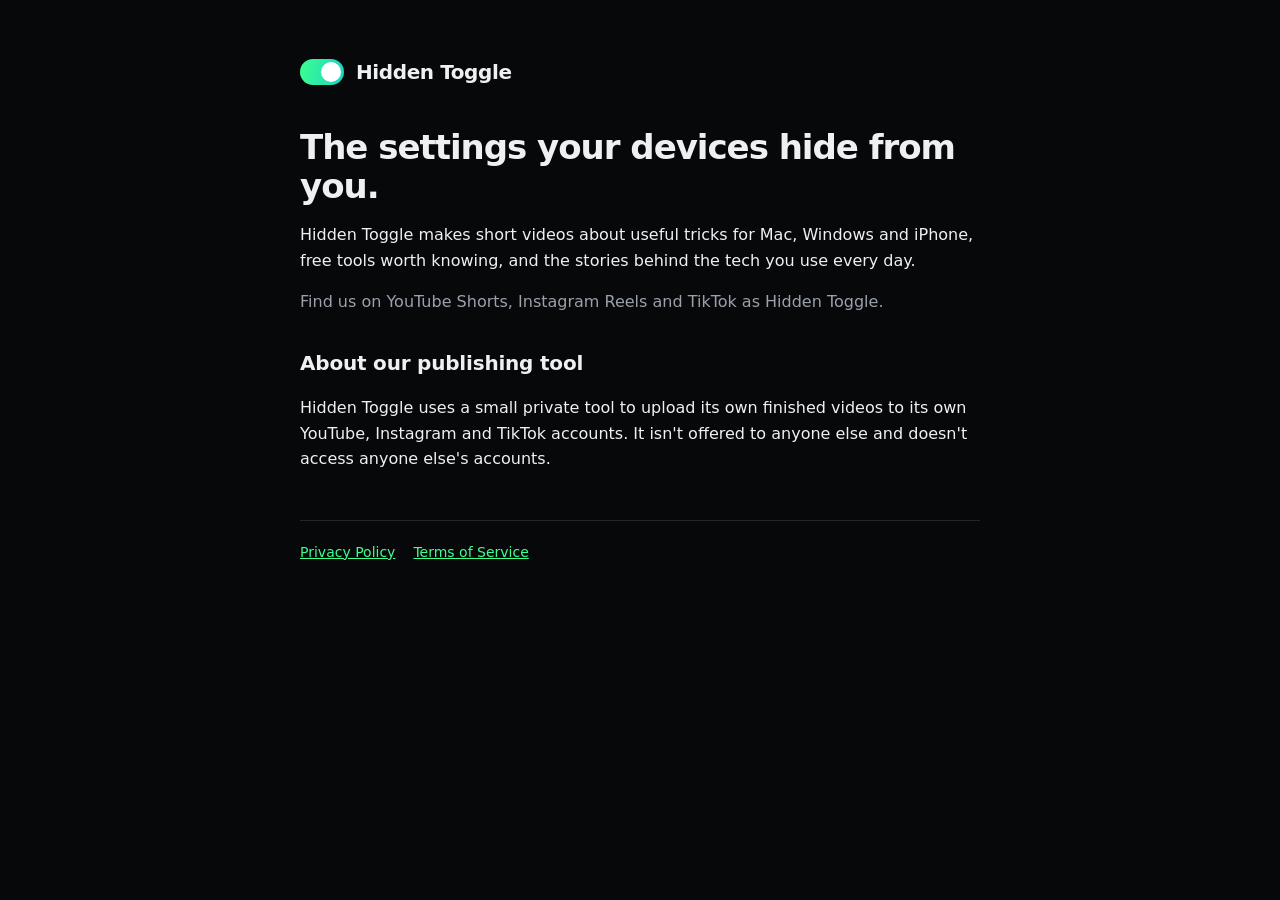
<file: index.html>
<!doctype html>
<html lang="en">
<head>
<meta charset="utf-8">
<meta name="viewport" content="width=device-width, initial-scale=1">
<title>Hidden Toggle</title>
<meta name="description" content="Hidden Toggle: short videos about the settings and tricks your devices hide from you.">
<link rel="stylesheet" href="style.css">
</head>
<body>
<main>
  <header><span class="tg" aria-hidden="true"></span><b>Hidden Toggle</b></header>
  <h1>The settings your devices hide from you.</h1>
  <p>Hidden Toggle makes short videos about useful tricks for Mac, Windows and iPhone, free tools worth knowing, and the stories behind the tech you use every day.</p>
  <p class="muted">Find us on YouTube Shorts, Instagram Reels and TikTok as Hidden Toggle.</p>

  <h2>About our publishing tool</h2>
  <p>Hidden Toggle uses a small private tool to upload its own finished videos to its own YouTube, Instagram and TikTok accounts. It isn't offered to anyone else and doesn't access anyone else's accounts.</p>

  <nav><a href="privacy.html">Privacy Policy</a><a href="terms.html">Terms of Service</a></nav>
</main>
</body>
</html>
</file>
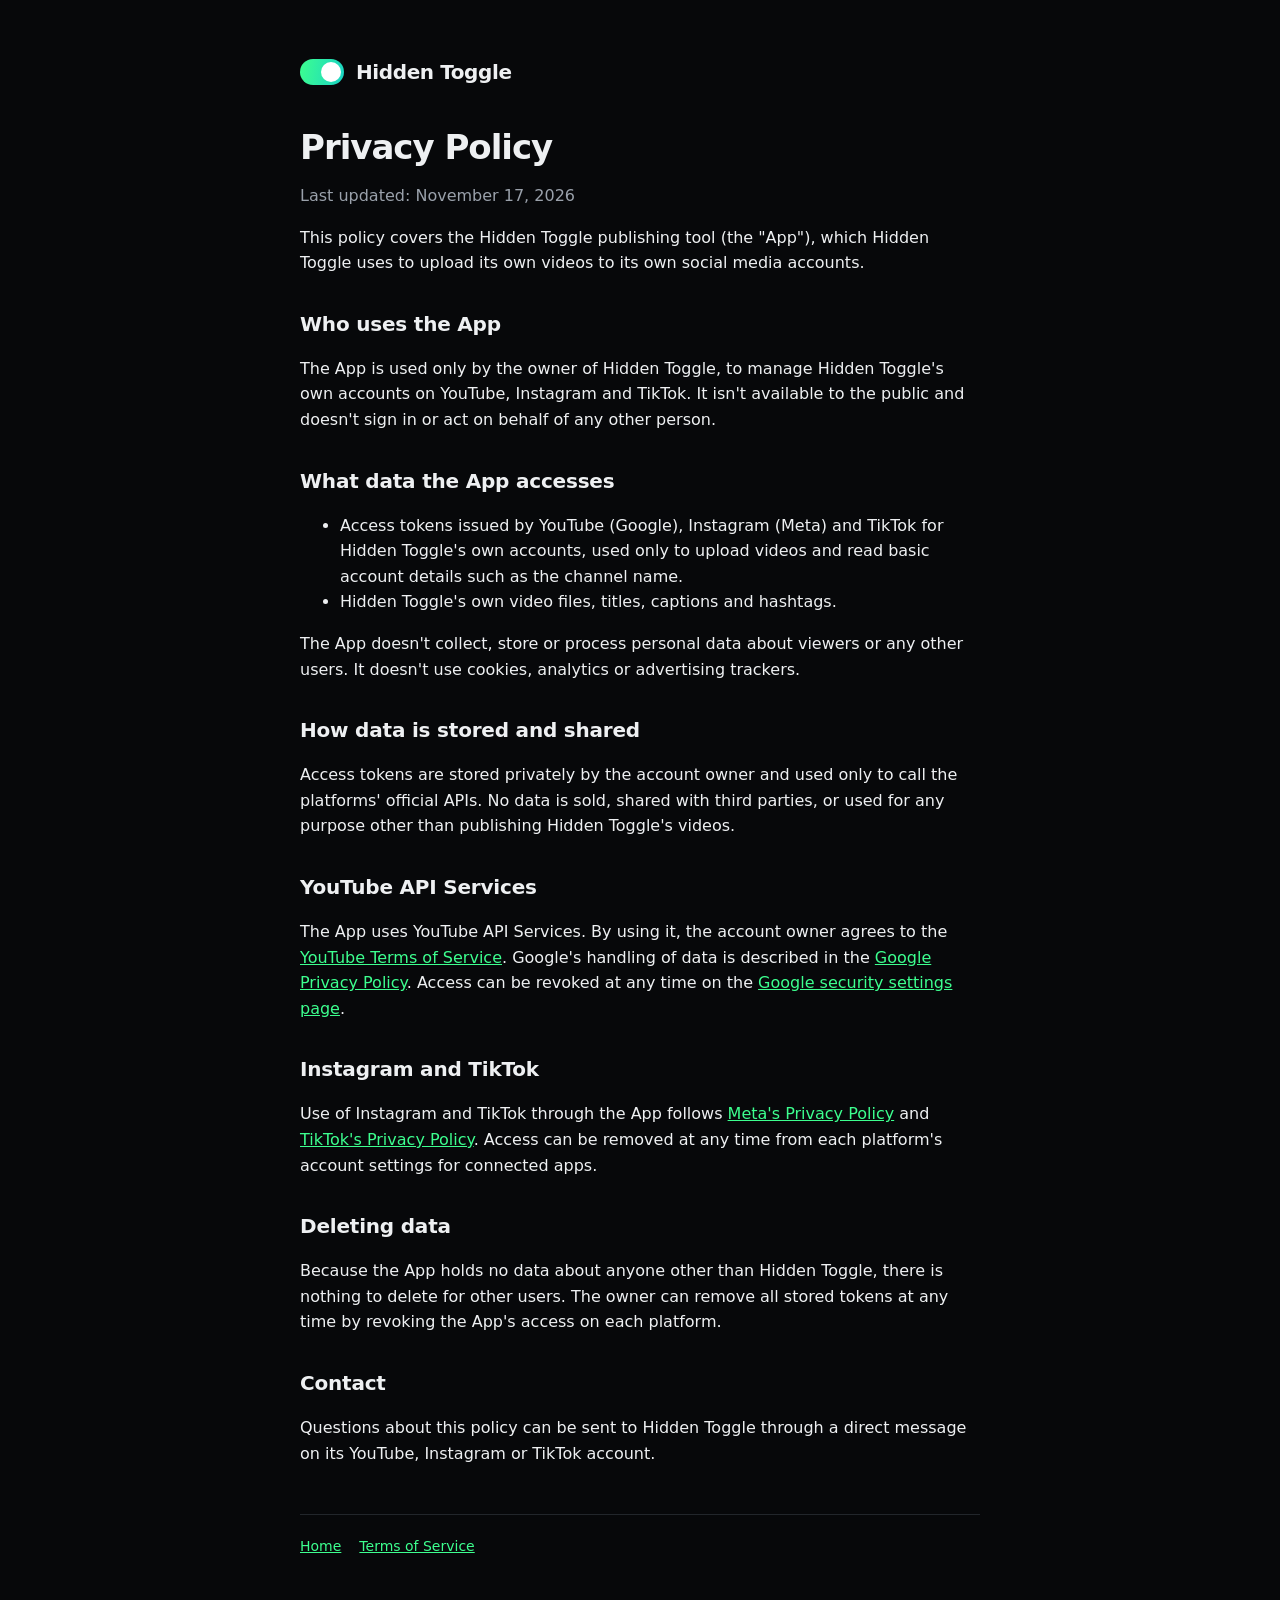
<file: privacy.html>
<!doctype html>
<html lang="en">
<head>
<meta charset="utf-8">
<meta name="viewport" content="width=device-width, initial-scale=1">
<title>Privacy Policy · Hidden Toggle</title>
<link rel="stylesheet" href="style.css">
</head>
<body>
<main>
  <header><span class="tg" aria-hidden="true"></span><b>Hidden Toggle</b></header>
  <h1>Privacy Policy</h1>
  <p class="muted">Last updated: November 17, 2026</p>

  <p>This policy covers the Hidden Toggle publishing tool (the "App"), which Hidden Toggle uses to upload its own videos to its own social media accounts.</p>

  <h2>Who uses the App</h2>
  <p>The App is used only by the owner of Hidden Toggle, to manage Hidden Toggle's own accounts on YouTube, Instagram and TikTok. It isn't available to the public and doesn't sign in or act on behalf of any other person.</p>

  <h2>What data the App accesses</h2>
  <ul>
    <li>Access tokens issued by YouTube (Google), Instagram (Meta) and TikTok for Hidden Toggle's own accounts, used only to upload videos and read basic account details such as the channel name.</li>
    <li>Hidden Toggle's own video files, titles, captions and hashtags.</li>
  </ul>
  <p>The App doesn't collect, store or process personal data about viewers or any other users. It doesn't use cookies, analytics or advertising trackers.</p>

  <h2>How data is stored and shared</h2>
  <p>Access tokens are stored privately by the account owner and used only to call the platforms' official APIs. No data is sold, shared with third parties, or used for any purpose other than publishing Hidden Toggle's videos.</p>

  <h2>YouTube API Services</h2>
  <p>The App uses YouTube API Services. By using it, the account owner agrees to the <a href="https://www.youtube.com/t/terms">YouTube Terms of Service</a>. Google's handling of data is described in the <a href="https://policies.google.com/privacy">Google Privacy Policy</a>. Access can be revoked at any time on the <a href="https://security.google.com/settings/security/permissions">Google security settings page</a>.</p>

  <h2>Instagram and TikTok</h2>
  <p>Use of Instagram and TikTok through the App follows <a href="https://privacycenter.instagram.com/policy">Meta's Privacy Policy</a> and <a href="https://www.tiktok.com/legal/privacy-policy">TikTok's Privacy Policy</a>. Access can be removed at any time from each platform's account settings for connected apps.</p>

  <h2>Deleting data</h2>
  <p>Because the App holds no data about anyone other than Hidden Toggle, there is nothing to delete for other users. The owner can remove all stored tokens at any time by revoking the App's access on each platform.</p>

  <h2>Contact</h2>
  <p>Questions about this policy can be sent to Hidden Toggle through a direct message on its YouTube, Instagram or TikTok account.</p>

  <nav><a href="index.html">Home</a><a href="terms.html">Terms of Service</a></nav>
</main>
</body>
</html>
</file>
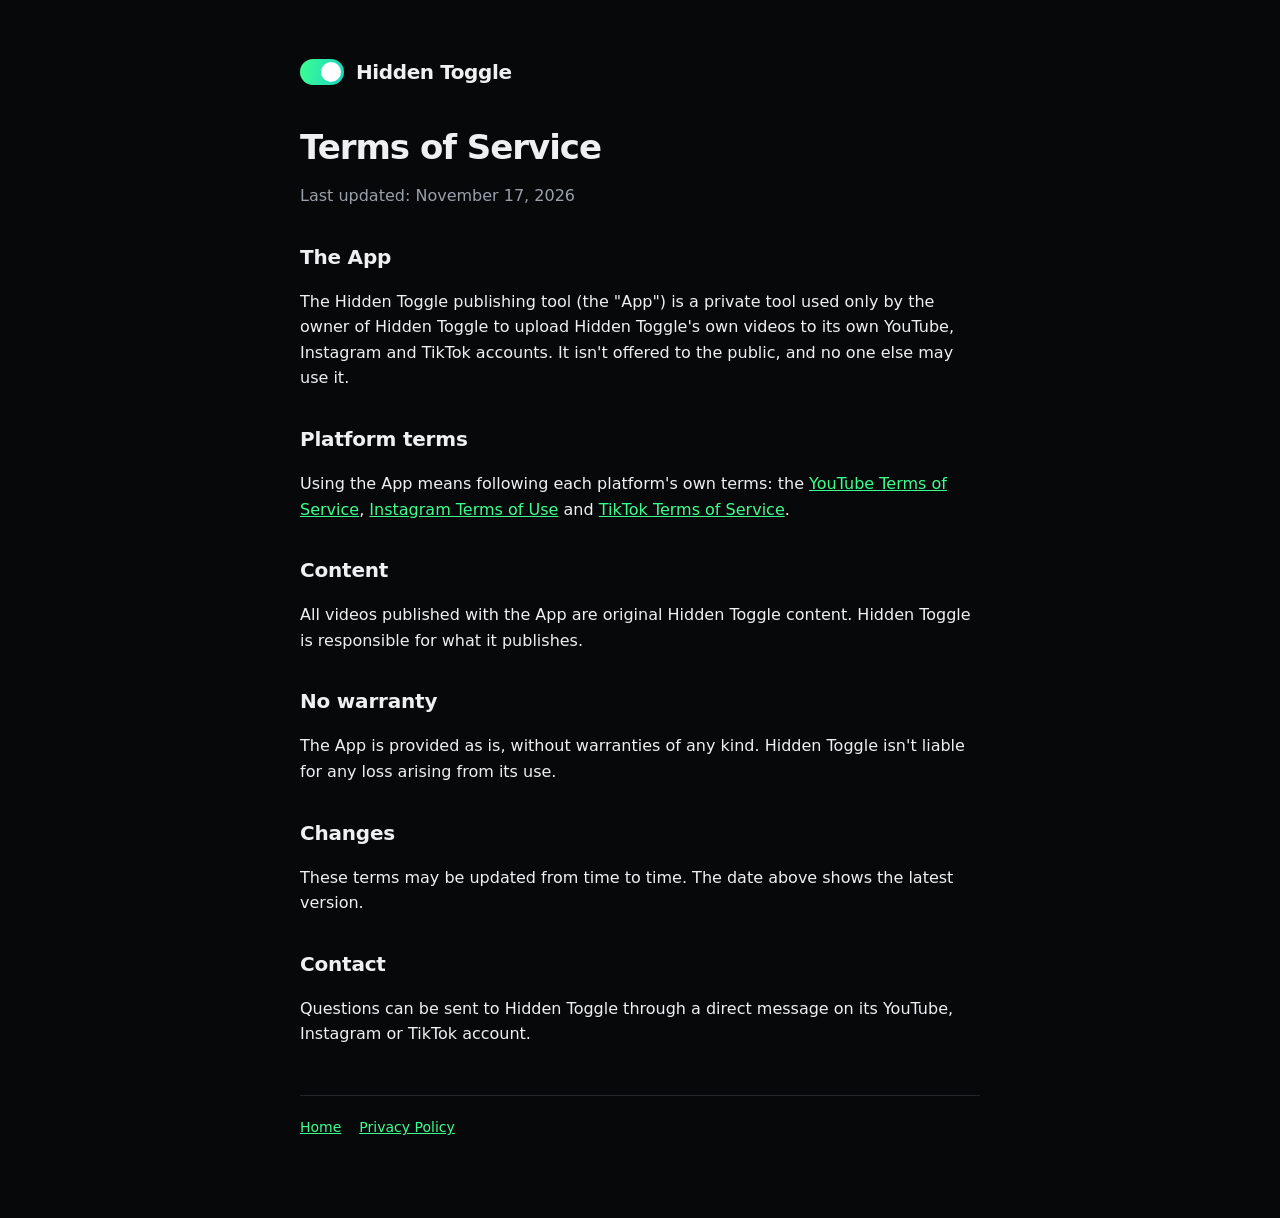
<file: terms.html>
<!doctype html>
<html lang="en">
<head>
<meta charset="utf-8">
<meta name="viewport" content="width=device-width, initial-scale=1">
<title>Terms of Service · Hidden Toggle</title>
<link rel="stylesheet" href="style.css">
</head>
<body>
<main>
  <header><span class="tg" aria-hidden="true"></span><b>Hidden Toggle</b></header>
  <h1>Terms of Service</h1>
  <p class="muted">Last updated: November 17, 2026</p>

  <h2>The App</h2>
  <p>The Hidden Toggle publishing tool (the "App") is a private tool used only by the owner of Hidden Toggle to upload Hidden Toggle's own videos to its own YouTube, Instagram and TikTok accounts. It isn't offered to the public, and no one else may use it.</p>

  <h2>Platform terms</h2>
  <p>Using the App means following each platform's own terms: the <a href="https://www.youtube.com/t/terms">YouTube Terms of Service</a>, <a href="https://help.instagram.com/581066165581870">Instagram Terms of Use</a> and <a href="https://www.tiktok.com/legal/terms-of-service">TikTok Terms of Service</a>.</p>

  <h2>Content</h2>
  <p>All videos published with the App are original Hidden Toggle content. Hidden Toggle is responsible for what it publishes.</p>

  <h2>No warranty</h2>
  <p>The App is provided as is, without warranties of any kind. Hidden Toggle isn't liable for any loss arising from its use.</p>

  <h2>Changes</h2>
  <p>These terms may be updated from time to time. The date above shows the latest version.</p>

  <h2>Contact</h2>
  <p>Questions can be sent to Hidden Toggle through a direct message on its YouTube, Instagram or TikTok account.</p>

  <nav><a href="index.html">Home</a><a href="privacy.html">Privacy Policy</a></nav>
</main>
</body>
</html>
</file>
<file: style.css>
:root { --bg: #07080a; --fg: #eef0f2; --muted: #9aa1ab; --accent: #3dff8f; --line: #22262b; }
* { box-sizing: border-box; }
html, body { margin: 0; background: var(--bg); color: var(--fg); font: 16px/1.6 -apple-system, "Inter", "Segoe UI", system-ui, sans-serif; }
main { max-width: 720px; margin: 0 auto; padding: 56px max(20px, env(safe-area-inset-left)) 80px; }
header { display: flex; align-items: center; gap: 12px; margin-bottom: 40px; }
.tg { width: 44px; height: 26px; border-radius: 13px; background: linear-gradient(100deg, #3dff8f, #19d3c5); position: relative; flex: none; }
.tg::after { content: ""; position: absolute; right: 3px; top: 3px; width: 20px; height: 20px; border-radius: 50%; background: #fff; }
header b { font-size: 20px; letter-spacing: -0.02em; }
h1 { font-size: 34px; letter-spacing: -0.03em; line-height: 1.15; margin: 0 0 12px; }
h2 { font-size: 20px; margin: 32px 0 8px; letter-spacing: -0.01em; }
p, li { color: var(--fg); }
.muted { color: var(--muted); }
a { color: var(--accent); }
nav { display: flex; gap: 18px; flex-wrap: wrap; margin-top: 48px; padding-top: 20px; border-top: 1px solid var(--line); font-size: 14px; }
</file>
